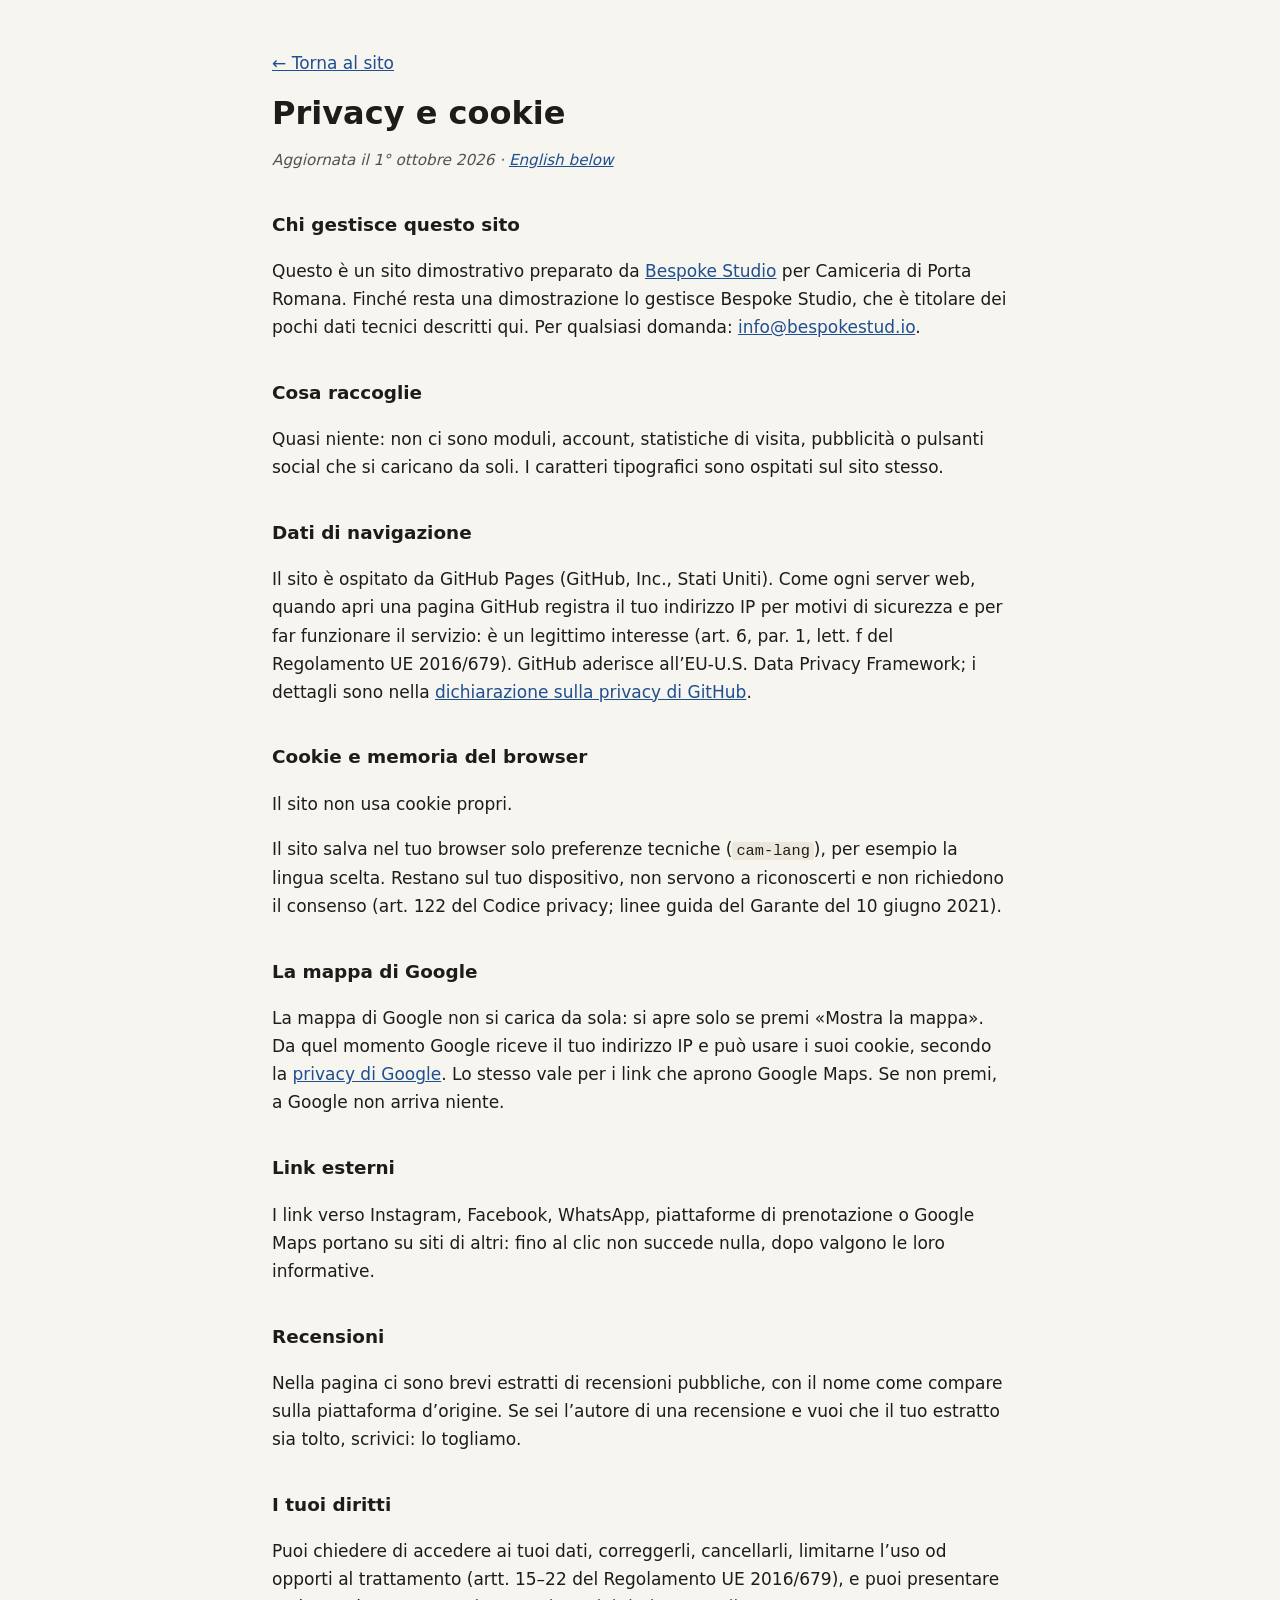
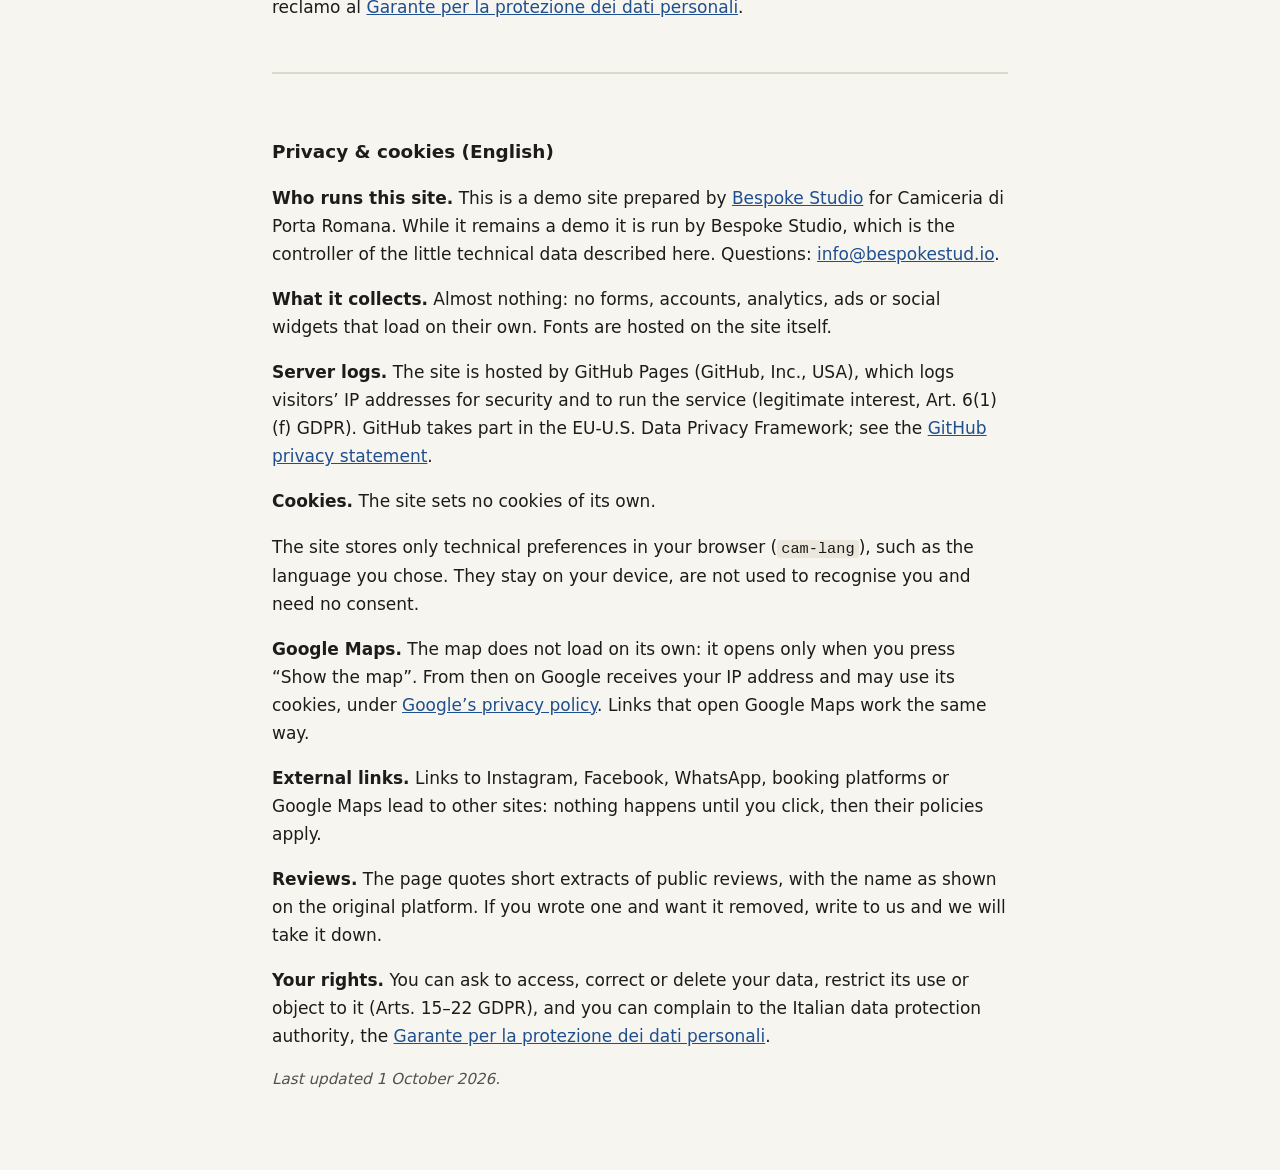
<file: privacy.html>
<!DOCTYPE html>
<html lang="it">
<head>
  <meta charset="UTF-8">
  <meta name="viewport" content="width=device-width, initial-scale=1.0">
  <meta name="robots" content="noindex">
  <title>Privacy e cookie · Camiceria di Porta Romana</title>
  <meta name="description" content="Informativa privacy e cookie del sito Camiceria di Porta Romana.">
  <style>
    body { margin: 0; background: #f7f5f0; color: #1d1c1a; font: 17px/1.65 system-ui, -apple-system, "Segoe UI", Roboto, sans-serif; }
    main { max-width: 46rem; margin: 0 auto; padding: 32px 20px 64px; }
    h1 { font-size: 2rem; line-height: 1.2; margin: 0.4em 0 0.2em; }
    h2 { font-size: 1.15rem; margin: 2em 0 0.4em; }
    a { color: #1f4f8f; }
    .data { color: #55524c; font-style: italic; font-size: 0.95rem; }
    .en { margin-top: 3em; padding-top: 1.5em; border-top: 2px solid #ddd8cc; }
    code { font-size: 0.9em; background: #ebe7dc; padding: 0 4px; border-radius: 3px; }
  </style>
</head>
<body>
<main>
  <p><a href="index.html">← Torna al sito</a></p>
  <h1>Privacy e cookie</h1>
  <p class="data">Aggiornata il 1° ottobre 2026 · <a href="#english" lang="en">English below</a></p>
  <h2>Chi gestisce questo sito</h2>
  <p>Questo è un sito dimostrativo preparato da <a href="https://bespokestud.io" rel="noopener">Bespoke Studio</a> per Camiceria di Porta Romana. Finché resta una dimostrazione lo gestisce Bespoke Studio, che è titolare dei pochi dati tecnici descritti qui. Per qualsiasi domanda: <a href="mailto:info@bespokestud.io">info@bespokestud.io</a>.</p>
  <h2>Cosa raccoglie</h2>
  <p>Quasi niente: non ci sono moduli, account, statistiche di visita, pubblicità o pulsanti social che si caricano da soli. I caratteri tipografici sono ospitati sul sito stesso.</p>
  <h2>Dati di navigazione</h2>
  <p>Il sito è ospitato da GitHub Pages (GitHub, Inc., Stati Uniti). Come ogni server web, quando apri una pagina GitHub registra il tuo indirizzo IP per motivi di sicurezza e per far funzionare il servizio: è un legittimo interesse (art. 6, par. 1, lett. f del Regolamento UE 2016/679). GitHub aderisce all’EU-U.S. Data Privacy Framework; i dettagli sono nella <a href="https://docs.github.com/site-policy/privacy-policies/github-general-privacy-statement" rel="noopener">dichiarazione sulla privacy di GitHub</a>.</p>
  
  <h2>Cookie e memoria del browser</h2>
  <p>Il sito non usa cookie propri.</p>
  <p>Il sito salva nel tuo browser solo preferenze tecniche (<code>cam-lang</code>), per esempio la lingua scelta. Restano sul tuo dispositivo, non servono a riconoscerti e non richiedono il consenso (art. 122 del Codice privacy; linee guida del Garante del 10 giugno 2021).</p>
  <h2>La mappa di Google</h2>
  <p>La mappa di Google non si carica da sola: si apre solo se premi «Mostra la mappa». Da quel momento Google riceve il tuo indirizzo IP e può usare i suoi cookie, secondo la <a href="https://policies.google.com/privacy?hl=it" rel="noopener">privacy di Google</a>. Lo stesso vale per i link che aprono Google Maps. Se non premi, a Google non arriva niente.</p>
  <h2>Link esterni</h2>
  <p>I link verso Instagram, Facebook, WhatsApp, piattaforme di prenotazione o Google Maps portano su siti di altri: fino al clic non succede nulla, dopo valgono le loro informative.</p>
  <h2>Recensioni</h2>
  <p>Nella pagina ci sono brevi estratti di recensioni pubbliche, con il nome come compare sulla piattaforma d’origine. Se sei l’autore di una recensione e vuoi che il tuo estratto sia tolto, scrivici: lo togliamo.</p>
  <h2>I tuoi diritti</h2>
  <p>Puoi chiedere di accedere ai tuoi dati, correggerli, cancellarli, limitarne l’uso od opporti al trattamento (artt. 15–22 del Regolamento UE 2016/679), e puoi presentare reclamo al <a href="https://www.garanteprivacy.it" rel="noopener">Garante per la protezione dei dati personali</a>.</p>
  <div class="en" id="english" lang="en">
    <h2>Privacy &amp; cookies (English)</h2>
    <p><strong>Who runs this site.</strong> This is a demo site prepared by <a href="https://bespokestud.io" rel="noopener">Bespoke Studio</a> for Camiceria di Porta Romana. While it remains a demo it is run by Bespoke Studio, which is the controller of the little technical data described here. Questions: <a href="mailto:info@bespokestud.io">info@bespokestud.io</a>.</p>
    <p><strong>What it collects.</strong> Almost nothing: no forms, accounts, analytics, ads or social widgets that load on their own. Fonts are hosted on the site itself.</p>
    <p><strong>Server logs.</strong> The site is hosted by GitHub Pages (GitHub, Inc., USA), which logs visitors’ IP addresses for security and to run the service (legitimate interest, Art. 6(1)(f) GDPR). GitHub takes part in the EU-U.S. Data Privacy Framework; see the <a href="https://docs.github.com/site-policy/privacy-policies/github-general-privacy-statement" rel="noopener">GitHub privacy statement</a>.</p>
    
    <p><strong>Cookies.</strong> The site sets no cookies of its own.</p>
    <p>The site stores only technical preferences in your browser (<code>cam-lang</code>), such as the language you chose. They stay on your device, are not used to recognise you and need no consent.</p>
    <p><strong>Google Maps.</strong> The map does not load on its own: it opens only when you press “Show the map”. From then on Google receives your IP address and may use its cookies, under <a href="https://policies.google.com/privacy?hl=en" rel="noopener">Google’s privacy policy</a>. Links that open Google Maps work the same way.</p>
    <p><strong>External links.</strong> Links to Instagram, Facebook, WhatsApp, booking platforms or Google Maps lead to other sites: nothing happens until you click, then their policies apply.</p>
    <p><strong>Reviews.</strong> The page quotes short extracts of public reviews, with the name as shown on the original platform. If you wrote one and want it removed, write to us and we will take it down.</p>
    <p><strong>Your rights.</strong> You can ask to access, correct or delete your data, restrict its use or object to it (Arts. 15–22 GDPR), and you can complain to the Italian data protection authority, the <a href="https://www.garanteprivacy.it" rel="noopener">Garante per la protezione dei dati personali</a>.</p>
    <p class="data">Last updated 1 October 2026.</p>
  </div>
</main>
</body>
</html>
</file>
